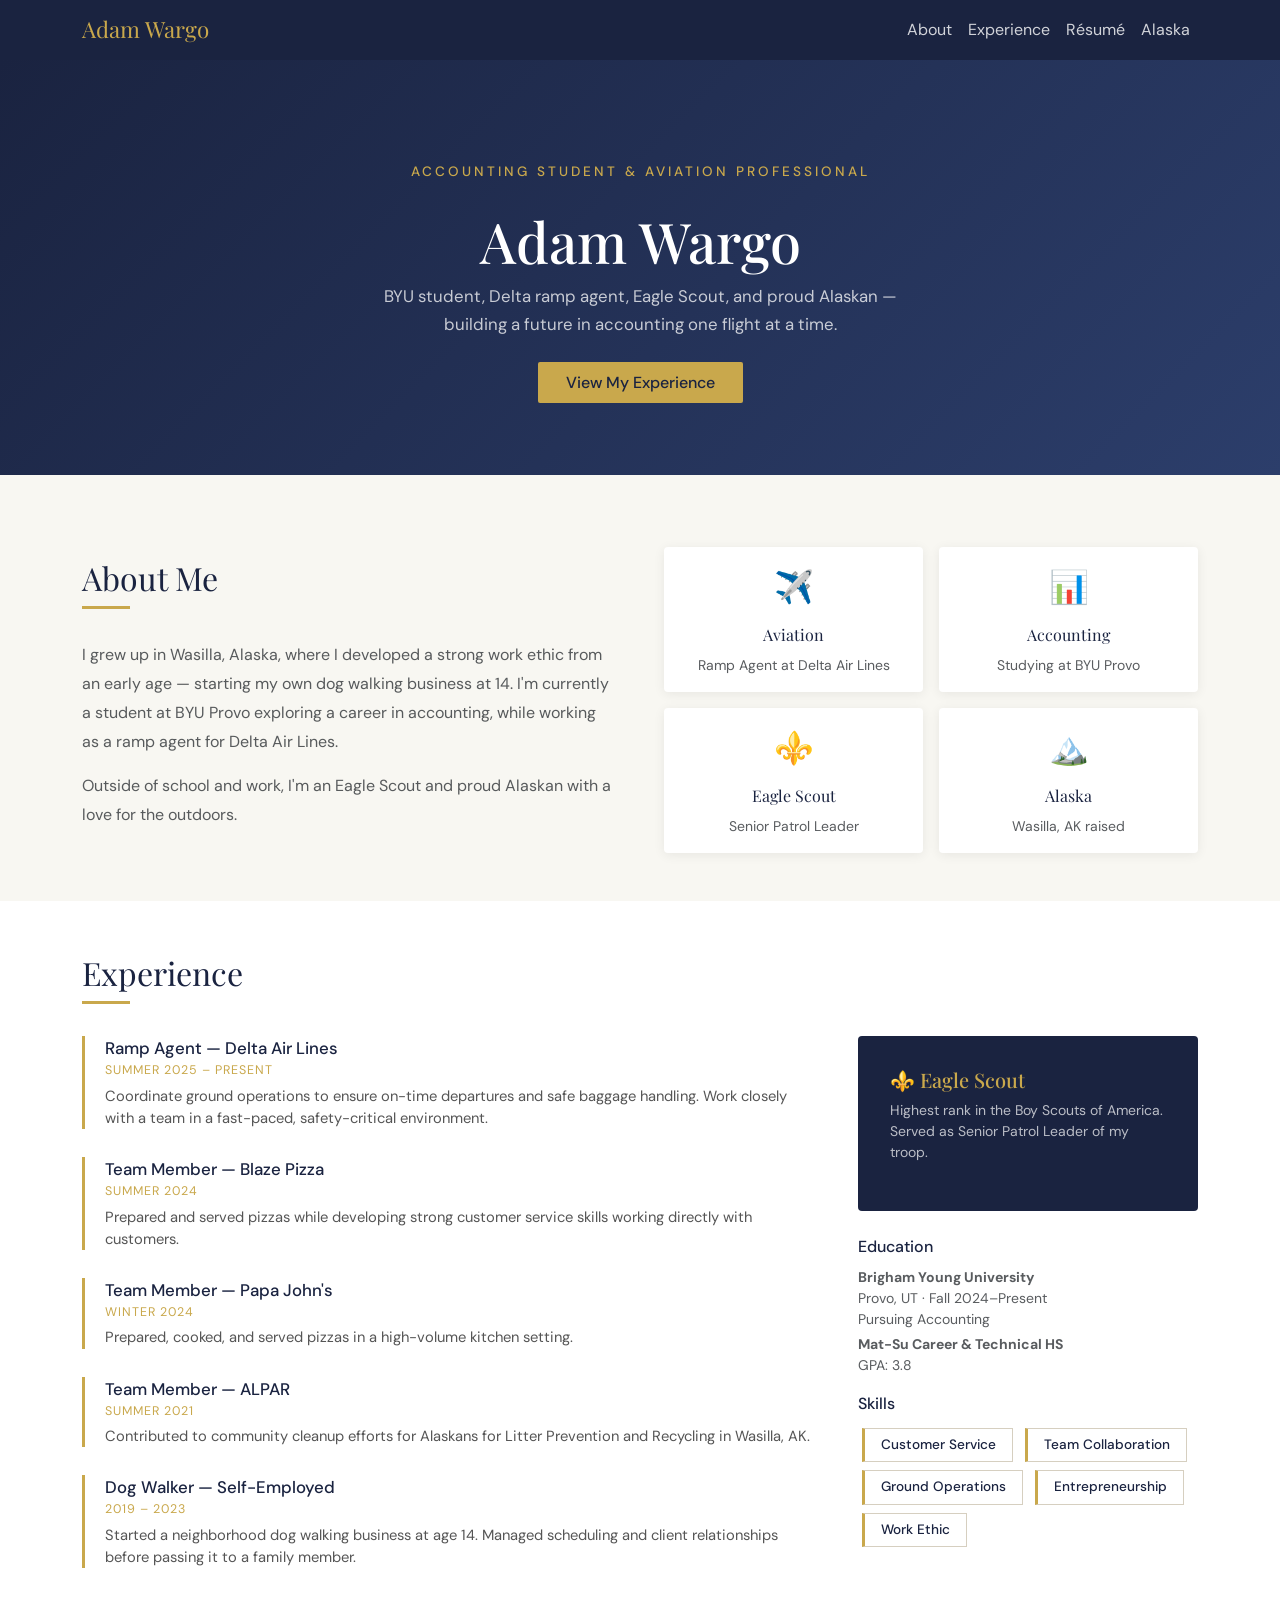
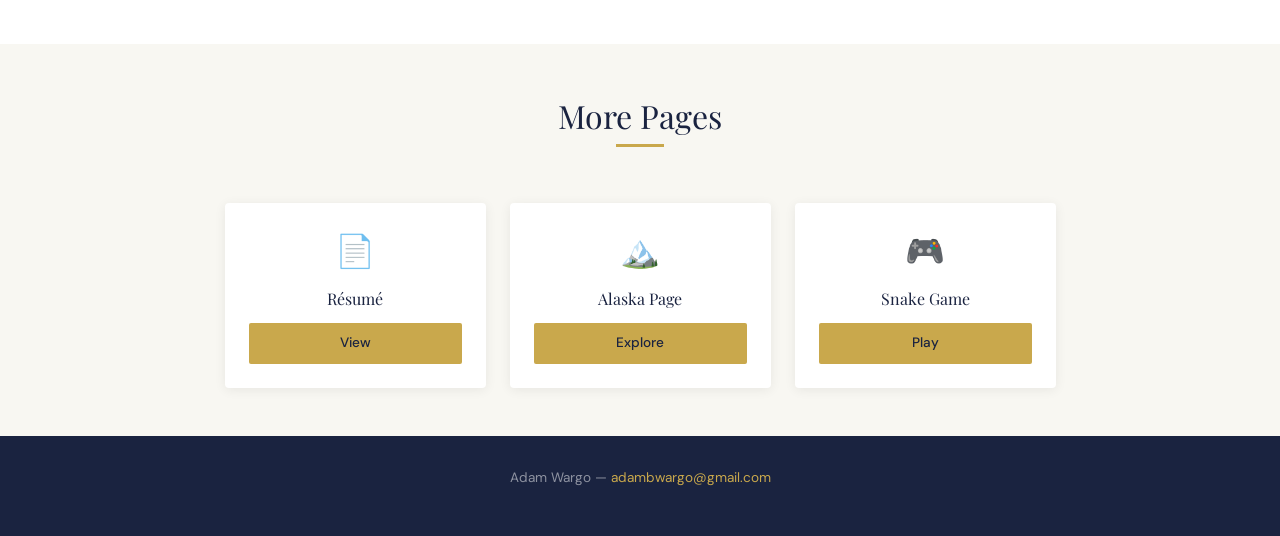
<file: index.html>
<!DOCTYPE html>
<html lang="en">
<head>
  <meta charset="UTF-8" />
  <meta name="viewport" content="width=device-width, initial-scale=1" />
  <title>Adam Wargo</title>
  <link href="https://cdn.jsdelivr.net/npm/bootstrap@5.3.0/dist/css/bootstrap.min.css" rel="stylesheet" />
  <link href="https://fonts.googleapis.com/css2?family=Playfair+Display:wght@400;700&family=DM+Sans:wght@300;400;500&display=swap" rel="stylesheet" />
  <style>
    body { font-family: 'DM Sans', sans-serif; background: #f8f7f2; }
    .navbar { background: #1a2340 !important; }
    .navbar-brand { font-family: 'Playfair Display', serif; font-size: 1.4rem; color: #c9a84c !important; }
    .nav-link { color: rgba(255,255,255,0.8) !important; }
    .nav-link:hover { color: #c9a84c !important; }

    .hero {
      background: linear-gradient(135deg, #1a2340 0%, #2c3e6b 100%);
      color: white;
      padding: 100px 0 80px;
      text-align: center;
    }
    .hero h1 { font-family: 'Playfair Display', serif; font-size: 3.5rem; margin-bottom: 0.5rem; }
    .hero .subtitle { color: #c9a84c; letter-spacing: 3px; text-transform: uppercase; font-size: 0.85rem; font-weight: 500; margin-bottom: 1.5rem; }
    .hero p { color: rgba(255,255,255,0.75); max-width: 560px; margin: 0 auto 2rem; font-size: 1.05rem; line-height: 1.7; }
    .btn-gold { background: #c9a84c; color: #1a2340; border: none; font-weight: 500; padding: 10px 28px; border-radius: 2px; text-decoration: none; }
    .btn-gold:hover { background: #f0d98a; color: #1a2340; }

    .section-title { font-family: 'Playfair Display', serif; font-size: 2rem; color: #1a2340; margin-bottom: 0.25rem; }
    .gold-rule { width: 48px; height: 3px; background: #c9a84c; margin-bottom: 2rem; }

    .card { border: none; border-radius: 4px; box-shadow: 0 2px 12px rgba(0,0,0,0.07); transition: transform 0.2s, box-shadow 0.2s; }
    .card:hover { transform: translateY(-4px); box-shadow: 0 8px 24px rgba(0,0,0,0.12); }
    .card-icon { font-size: 2rem; margin-bottom: 0.75rem; }
    .card-title { font-family: 'Playfair Display', serif; color: #1a2340; }

    .job-entry { border-left: 3px solid #c9a84c; padding-left: 1.25rem; margin-bottom: 1.75rem; }
    .job-title { font-weight: 500; color: #1a2340; font-size: 1.05rem; }
    .job-date { font-size: 0.78rem; color: #c9a84c; text-transform: uppercase; letter-spacing: 1px; }
    .job-desc { color: #555; font-size: 0.92rem; margin-top: 0.3rem; }

    .award-box { background: #1a2340; color: white; border-radius: 4px; padding: 2rem; }
    .award-box h5 { font-family: 'Playfair Display', serif; color: #c9a84c; }

    .skill-pill { display: inline-block; border: 1px solid #d6cfc0; border-left: 3px solid #c9a84c; padding: 6px 16px; margin: 4px; font-size: 0.85rem; color: #1a2340; font-weight: 500; background: white; }

    footer { background: #1a2340; color: rgba(255,255,255,0.5); padding: 2rem 0; text-align: center; font-size: 0.85rem; }
    footer a { color: #c9a84c; text-decoration: none; }
  </style>
</head>
<body>

  <!-- Navbar -->
  <nav class="navbar navbar-expand-lg sticky-top">
    <div class="container">
      <a class="navbar-brand" href="index.html">Adam Wargo</a>
      <button class="navbar-toggler" type="button" data-bs-toggle="collapse" data-bs-target="#navMenu">
        <span class="navbar-toggler-icon"></span>
      </button>
      <div class="collapse navbar-collapse" id="navMenu">
        <ul class="navbar-nav ms-auto">
          <li class="nav-item"><a class="nav-link" href="#about">About</a></li>
          <li class="nav-item"><a class="nav-link" href="#experience">Experience</a></li>
          <li class="nav-item"><a class="nav-link" href="resume.html">Résumé</a></li>
          <li class="nav-item"><a class="nav-link" href="scratch.html">Alaska</a></li>
        </ul>
      </div>
    </div>
  </nav>

  <!-- Hero -->
  <section class="hero">
    <div class="container">
      <p class="subtitle">Accounting Student &amp; Aviation Professional</p>
      <h1>Adam Wargo</h1>
      <p>BYU student, Delta ramp agent, Eagle Scout, and proud Alaskan — building a future in accounting one flight at a time.</p>
      <a href="#experience" class="btn-gold">View My Experience</a>
    </div>
  </section>

  <!-- About -->
  <section id="about" class="py-5 mt-4">
    <div class="container">
      <div class="row align-items-center g-5">
        <div class="col-md-6">
          <div class="section-title">About Me</div>
          <div class="gold-rule"></div>
          <p class="text-muted" style="line-height:1.8">I grew up in Wasilla, Alaska, where I developed a strong work ethic from an early age — starting my own dog walking business at 14. I'm currently a student at BYU Provo exploring a career in accounting, while working as a ramp agent for Delta Air Lines.</p>
          <p class="text-muted" style="line-height:1.8">Outside of school and work, I'm an Eagle Scout and proud Alaskan with a love for the outdoors.</p>
        </div>
        <div class="col-md-6">
          <div class="row g-3">
            <div class="col-6">
              <div class="card p-3 text-center h-100">
                <div class="card-icon">✈️</div>
                <div class="card-title">Aviation</div>
                <p class="card-text text-muted small">Ramp Agent at Delta Air Lines</p>
              </div>
            </div>
            <div class="col-6">
              <div class="card p-3 text-center h-100">
                <div class="card-icon">📊</div>
                <div class="card-title">Accounting</div>
                <p class="card-text text-muted small">Studying at BYU Provo</p>
              </div>
            </div>
            <div class="col-6">
              <div class="card p-3 text-center h-100">
                <div class="card-icon">⚜️</div>
                <div class="card-title">Eagle Scout</div>
                <p class="card-text text-muted small">Senior Patrol Leader</p>
              </div>
            </div>
            <div class="col-6">
              <div class="card p-3 text-center h-100">
                <div class="card-icon">🏔️</div>
                <div class="card-title">Alaska</div>
                <p class="card-text text-muted small">Wasilla, AK raised</p>
              </div>
            </div>
          </div>
        </div>
      </div>
    </div>
  </section>

  <!-- Experience -->
  <section id="experience" class="py-5 bg-white">
    <div class="container">
      <div class="section-title">Experience</div>
      <div class="gold-rule"></div>
      <div class="row g-5">
        <div class="col-md-8">
          <div class="job-entry">
            <div class="job-title">Ramp Agent — Delta Air Lines</div>
            <div class="job-date">Summer 2025 – Present</div>
            <div class="job-desc">Coordinate ground operations to ensure on-time departures and safe baggage handling. Work closely with a team in a fast-paced, safety-critical environment.</div>
          </div>
          <div class="job-entry">
            <div class="job-title">Team Member — Blaze Pizza</div>
            <div class="job-date">Summer 2024</div>
            <div class="job-desc">Prepared and served pizzas while developing strong customer service skills working directly with customers.</div>
          </div>
          <div class="job-entry">
            <div class="job-title">Team Member — Papa John's</div>
            <div class="job-date">Winter 2024</div>
            <div class="job-desc">Prepared, cooked, and served pizzas in a high-volume kitchen setting.</div>
          </div>
          <div class="job-entry">
            <div class="job-title">Team Member — ALPAR</div>
            <div class="job-date">Summer 2021</div>
            <div class="job-desc">Contributed to community cleanup efforts for Alaskans for Litter Prevention and Recycling in Wasilla, AK.</div>
          </div>
          <div class="job-entry">
            <div class="job-title">Dog Walker — Self-Employed</div>
            <div class="job-date">2019 – 2023</div>
            <div class="job-desc">Started a neighborhood dog walking business at age 14. Managed scheduling and client relationships before passing it to a family member.</div>
          </div>
        </div>
        <div class="col-md-4">
          <div class="award-box mb-4">
            <h5>⚜️ Eagle Scout</h5>
            <p class="small mt-2" style="color:rgba(255,255,255,0.7)">Highest rank in the Boy Scouts of America. Served as Senior Patrol Leader of my troop.</p>
          </div>
          <div class="mb-3">
            <div class="fw-500 mb-2" style="color:#1a2340;font-weight:500">Education</div>
            <p class="small text-muted mb-1"><strong>Brigham Young University</strong><br/>Provo, UT · Fall 2024–Present<br/>Pursuing Accounting</p>
            <p class="small text-muted"><strong>Mat-Su Career &amp; Technical HS</strong><br/>GPA: 3.8</p>
          </div>
          <div>
            <div class="fw-500 mb-2" style="color:#1a2340;font-weight:500">Skills</div>
            <div>
              <span class="skill-pill">Customer Service</span>
              <span class="skill-pill">Team Collaboration</span>
              <span class="skill-pill">Ground Operations</span>
              <span class="skill-pill">Entrepreneurship</span>
              <span class="skill-pill">Work Ethic</span>
            </div>
          </div>
        </div>
      </div>
    </div>
  </section>

  <!-- Links -->
  <section class="py-5">
    <div class="container text-center">
      <div class="section-title">More Pages</div>
      <div class="gold-rule mx-auto"></div>
      <div class="row justify-content-center g-4 mt-2">
        <div class="col-md-3">
          <div class="card p-4">
            <div class="card-icon">📄</div>
            <div class="card-title mb-2">Résumé</div>
            <a href="resume.html" class="btn-gold d-inline-block mt-1" style="font-size:0.85rem">View</a>
          </div>
        </div>
        <div class="col-md-3">
          <div class="card p-4">
            <div class="card-icon">🏔️</div>
            <div class="card-title mb-2">Alaska Page</div>
            <a href="scratch.html" class="btn-gold d-inline-block mt-1" style="font-size:0.85rem">Explore</a>
          </div>
        </div>
        <div class="col-md-3">
          <div class="card p-4">
            <div class="card-icon">🎮</div>
            <div class="card-title mb-2">Snake Game</div>
            <a href="snake.html" class="btn-gold d-inline-block mt-1" style="font-size:0.85rem">Play</a>
          </div>
        </div>
      </div>
    </div>
  </section>

  <footer>
    <div class="container">
      <p>Adam Wargo &mdash; <a href="mailto:adambwargo@gmail.com">adambwargo@gmail.com</a></p>
    </div>
  </footer>

  <script src="https://cdn.jsdelivr.net/npm/bootstrap@5.3.0/dist/js/bootstrap.bundle.min.js"></script>
</body>
</html>
</file>
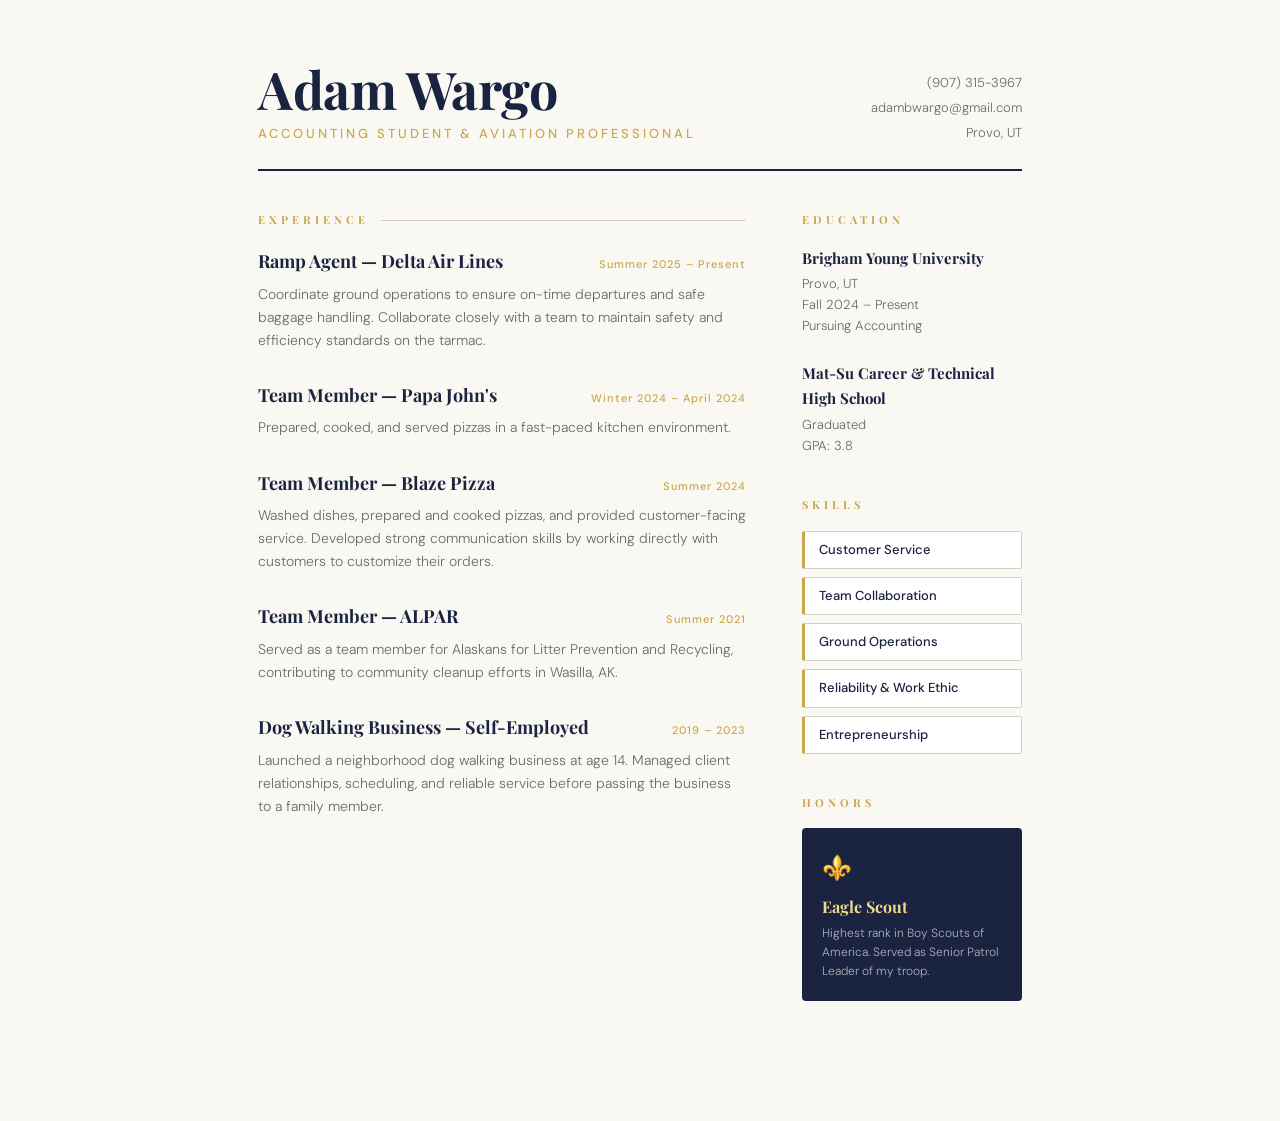
<file: resume.html>
<!DOCTYPE html>
<html lang="en">
<head>
  <meta charset="UTF-8" />
  <meta name="viewport" content="width=device-width, initial-scale=1.0" />
  <title>Adam Wargo — Résumé</title>
  <link href="https://fonts.googleapis.com/css2?family=Playfair+Display:wght@400;700&family=DM+Sans:wght@300;400;500&display=swap" rel="stylesheet" />
  <style>
    *, *::before, *::after { box-sizing: border-box; margin: 0; padding: 0; }

    :root {
      --navy: #1a2340;
      --gold: #c9a84c;
      --gold-light: #f0d98a;
      --cream: #faf8f3;
      --text: #2c2c2c;
      --muted: #6b6b6b;
      --rule: #d6cfc0;
    }

    body {
      background: var(--cream);
      color: var(--text);
      font-family: 'DM Sans', sans-serif;
      font-weight: 300;
      line-height: 1.7;
      min-height: 100vh;
    }

    .page {
      max-width: 860px;
      margin: 0 auto;
      padding: 60px 48px 80px;
    }

    /* ── Header ── */
    header {
      display: flex;
      justify-content: space-between;
      align-items: flex-end;
      border-bottom: 2px solid var(--navy);
      padding-bottom: 24px;
      margin-bottom: 40px;
    }

    .name-block h1 {
      font-family: 'Playfair Display', serif;
      font-size: 52px;
      font-weight: 700;
      color: var(--navy);
      line-height: 1.1;
      letter-spacing: -0.5px;
    }

    .name-block .tagline {
      font-size: 13px;
      font-weight: 500;
      letter-spacing: 3px;
      text-transform: uppercase;
      color: var(--gold);
      margin-top: 6px;
    }

    .contact-block {
      text-align: right;
      font-size: 13px;
      color: var(--muted);
      line-height: 1.9;
    }

    .contact-block a {
      color: var(--muted);
      text-decoration: none;
    }

    .contact-block a:hover {
      color: var(--gold);
    }

    /* ── Layout ── */
    .body-grid {
      display: grid;
      grid-template-columns: 1fr 220px;
      gap: 0 56px;
    }

    /* ── Section headings ── */
    .section { margin-bottom: 40px; }

    .section-label {
      font-family: 'Playfair Display', serif;
      font-size: 11px;
      font-weight: 700;
      letter-spacing: 4px;
      text-transform: uppercase;
      color: var(--gold);
      margin-bottom: 16px;
      display: flex;
      align-items: center;
      gap: 12px;
    }

    .section-label::after {
      content: '';
      flex: 1;
      height: 1px;
      background: var(--rule);
    }

    /* ── Experience entries ── */
    .entry { margin-bottom: 28px; }

    .entry-header {
      display: flex;
      justify-content: space-between;
      align-items: baseline;
      flex-wrap: wrap;
      gap: 4px;
    }

    .entry-title {
      font-family: 'Playfair Display', serif;
      font-size: 18px;
      font-weight: 700;
      color: var(--navy);
    }

    .entry-date {
      font-size: 11px;
      font-weight: 500;
      letter-spacing: 1px;
      color: var(--gold);
      white-space: nowrap;
    }

    .entry-desc {
      font-size: 14px;
      color: var(--muted);
      margin-top: 6px;
      line-height: 1.65;
    }

    /* ── Sidebar ── */
    .sidebar .section-label::after { display: none; }

    .edu-school {
      font-family: 'Playfair Display', serif;
      font-size: 15px;
      font-weight: 700;
      color: var(--navy);
    }

    .edu-detail {
      font-size: 13px;
      color: var(--muted);
      margin-top: 3px;
      line-height: 1.6;
    }

    .edu-block { margin-bottom: 24px; }

    /* Skill pills */
    .skills-list {
      list-style: none;
      display: flex;
      flex-direction: column;
      gap: 8px;
    }

    .skills-list li {
      font-size: 13px;
      color: var(--navy);
      font-weight: 500;
      padding: 7px 14px;
      border: 1px solid var(--rule);
      border-left: 3px solid var(--gold);
      background: white;
      border-radius: 2px;
    }

    /* Award block */
    .award-box {
      background: var(--navy);
      color: white;
      padding: 20px;
      border-radius: 4px;
      margin-top: 8px;
    }

    .award-box .award-icon {
      font-size: 24px;
      margin-bottom: 8px;
    }

    .award-box .award-title {
      font-family: 'Playfair Display', serif;
      font-size: 16px;
      font-weight: 700;
      color: var(--gold-light);
      line-height: 1.3;
    }

    .award-box .award-desc {
      font-size: 12px;
      color: rgba(255,255,255,0.65);
      margin-top: 6px;
      line-height: 1.6;
    }

    /* ── Print / narrow ── */
    @media (max-width: 640px) {
      .page { padding: 32px 24px 60px; }
      header { flex-direction: column; align-items: flex-start; gap: 16px; }
      .contact-block { text-align: left; }
      .name-block h1 { font-size: 36px; }
      .body-grid { grid-template-columns: 1fr; }
    }

    @media print {
      body { background: white; }
      .page { padding: 20px 32px; }
    }
  </style>
</head>
<body>
  <div class="page">

    <!-- Header -->
    <header>
      <div class="name-block">
        <h1>Adam Wargo</h1>
        <p class="tagline">Accounting Student &amp; Aviation Professional</p>
      </div>
      <div class="contact-block">
        <div>(907) 315-3967</div>
        <div><a href="mailto:adambwargo@gmail.com">adambwargo@gmail.com</a></div>
        <div>Provo, UT</div>
      </div>
    </header>

    <!-- Body -->
    <div class="body-grid">

      <!-- Main column -->
      <main>
        <!-- Experience -->
        <div class="section">
          <div class="section-label">Experience</div>

          <div class="entry">
            <div class="entry-header">
              <span class="entry-title">Ramp Agent — Delta Air Lines</span>
              <span class="entry-date">Summer 2025 – Present</span>
            </div>
            <p class="entry-desc">Coordinate ground operations to ensure on-time departures and safe baggage handling. Collaborate closely with a team to maintain safety and efficiency standards on the tarmac.</p>
          </div>

          <div class="entry">
            <div class="entry-header">
              <span class="entry-title">Team Member — Papa John's</span>
              <span class="entry-date">Winter 2024 – April 2024</span>
            </div>
            <p class="entry-desc">Prepared, cooked, and served pizzas in a fast-paced kitchen environment.</p>
          </div>

          <div class="entry">
            <div class="entry-header">
              <span class="entry-title">Team Member — Blaze Pizza</span>
              <span class="entry-date">Summer 2024</span>
            </div>
            <p class="entry-desc">Washed dishes, prepared and cooked pizzas, and provided customer-facing service. Developed strong communication skills by working directly with customers to customize their orders.</p>
          </div>

          <div class="entry">
            <div class="entry-header">
              <span class="entry-title">Team Member — ALPAR</span>
              <span class="entry-date">Summer 2021</span>
            </div>
            <p class="entry-desc">Served as a team member for Alaskans for Litter Prevention and Recycling, contributing to community cleanup efforts in Wasilla, AK.</p>
          </div>

          <div class="entry">
            <div class="entry-header">
              <span class="entry-title">Dog Walking Business — Self-Employed</span>
              <span class="entry-date">2019 – 2023</span>
            </div>
            <p class="entry-desc">Launched a neighborhood dog walking business at age 14. Managed client relationships, scheduling, and reliable service before passing the business to a family member.</p>
          </div>
        </div>
      </main>

      <!-- Sidebar -->
      <aside class="sidebar">
        <!-- Education -->
        <div class="section">
          <div class="section-label">Education</div>

          <div class="edu-block">
            <div class="edu-school">Brigham Young University</div>
            <div class="edu-detail">Provo, UT<br/>Fall 2024 – Present<br/>Pursuing Accounting</div>
          </div>

          <div class="edu-block">
            <div class="edu-school">Mat-Su Career &amp; Technical High School</div>
            <div class="edu-detail">Graduated<br/>GPA: 3.8</div>
          </div>
        </div>

        <!-- Skills -->
        <div class="section">
          <div class="section-label">Skills</div>
          <ul class="skills-list">
            <li>Customer Service</li>
            <li>Team Collaboration</li>
            <li>Ground Operations</li>
            <li>Reliability &amp; Work Ethic</li>
            <li>Entrepreneurship</li>
          </ul>
        </div>

        <!-- Award -->
        <div class="section">
          <div class="section-label">Honors</div>
          <div class="award-box">
            <div class="award-icon">⚜️</div>
            <div class="award-title">Eagle Scout</div>
            <div class="award-desc">Highest rank in Boy Scouts of America. Served as Senior Patrol Leader of my troop.</div>
          </div>
        </div>
      </aside>

    </div>
  </div>
</body>
</html>
</file>
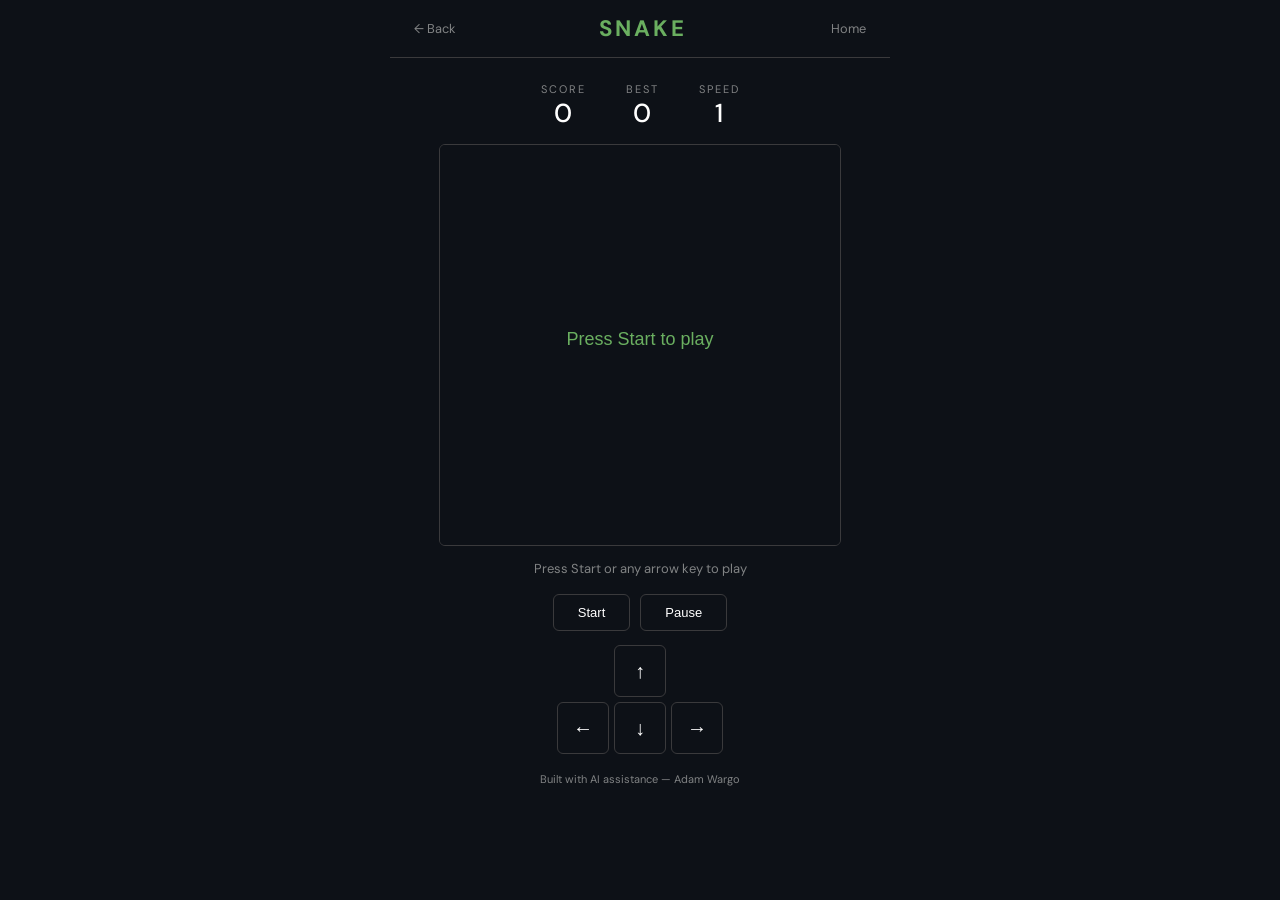
<file: Snake.html>
<!DOCTYPE html>
<html lang="en">
<head>
  <meta charset="UTF-8" />
  <meta name="viewport" content="width=device-width, initial-scale=1.0" />
  <title>Snake — Adam Wargo</title>
  <link href="https://fonts.googleapis.com/css2?family=DM+Sans:wght@400;500&display=swap" rel="stylesheet" />
  <style>
    *, *::before, *::after { box-sizing: border-box; margin: 0; padding: 0; }
    body {
      font-family: 'DM Sans', sans-serif;
      background: #0d1117;
      color: white;
      display: flex;
      flex-direction: column;
      align-items: center;
      min-height: 100vh;
    }
    header {
      width: 100%;
      max-width: 500px;
      border-bottom: 1px solid #3a3a3c;
      padding: 14px 24px;
      display: flex;
      align-items: center;
      justify-content: space-between;
    }
    header h1 { font-size: 1.4rem; font-weight: 700; letter-spacing: 3px; text-transform: uppercase; color: #6aaf60; }
    header a { color: #818384; text-decoration: none; font-size: 0.8rem; }
    header a:hover { color: #c9a84c; }
    #wrap { display: flex; flex-direction: column; align-items: center; padding: 1.5rem 1rem; gap: 14px; }
    #hud { display: flex; gap: 40px; }
    .hud-block { text-align: center; }
    .hud-label { font-size: 11px; color: #818384; letter-spacing: 2px; text-transform: uppercase; }
    .hud-val { font-size: 26px; font-weight: 500; color: white; }
    canvas { border: 1px solid #3a3a3c; border-radius: 6px; display: block; }
    #msg { font-size: 13px; color: #818384; height: 20px; text-align: center; }
    #controls { display: flex; gap: 10px; }
    button {
      padding: 10px 24px;
      border-radius: 6px;
      border: 1px solid #3a3a3c;
      background: transparent;
      color: white;
      font-size: 13px;
      font-weight: 500;
      cursor: pointer;
      transition: background 0.15s;
    }
    button:hover { background: #1a2340; }
    #dpad { display: grid; grid-template-columns: repeat(3, 52px); grid-template-rows: repeat(2, 52px); gap: 5px; }
    #dpad button { width: 52px; height: 52px; padding: 0; font-size: 20px; }
    #dpad .empty { background: none; border: none; cursor: default; }
    #ai-hint { font-size: 11px; color: #818384; margin-top: 4px; }
  </style>
</head>
<body>
  <header>
    <a href="scratch.html">← Back</a>
    <h1>Snake</h1>
    <a href="index.html">Home</a>
  </header>

  <div id="wrap">
    <div id="hud">
      <div class="hud-block"><div class="hud-label">Score</div><div class="hud-val" id="score">0</div></div>
      <div class="hud-block"><div class="hud-label">Best</div><div class="hud-val" id="best">0</div></div>
      <div class="hud-block"><div class="hud-label">Speed</div><div class="hud-val" id="speed">1</div></div>
    </div>

    <canvas id="canvas" width="400" height="400"></canvas>
    <div id="msg">Press Start or any arrow key to play</div>

    <div id="controls">
      <button onclick="startGame()">Start</button>
      <button onclick="togglePause()">Pause</button>
    </div>

    <div id="dpad">
      <div class="empty"></div>
      <button onclick="tryDir(0,-1)">↑</button>
      <div class="empty"></div>
      <button onclick="tryDir(-1,0)">←</button>
      <button onclick="tryDir(0,1)">↓</button>
      <button onclick="tryDir(1,0)">→</button>
    </div>
    <div id="ai-hint">Built with AI assistance — Adam Wargo</div>
  </div>

  <script>
    const COLS=20, ROWS=20, CELL=20;
    const canvas = document.getElementById('canvas');
    const ctx = canvas.getContext('2d');
    let snake, dir, nextDir, food, score, best=0, loop, paused, running;

    function startGame() {
      snake = [{x:10,y:10},{x:9,y:10},{x:8,y:10}];
      dir = {x:1,y:0}; nextDir = {x:1,y:0};
      score = 0; paused = false; running = true;
      placeFood(); updateHUD();
      clearInterval(loop);
      setMsg('');
      tick();
      loop = setInterval(tick, getSpeed());
    }

    function getSpeed() { return Math.max(80, 160 - score * 8); }

    function togglePause() {
      if (!running) return;
      paused = !paused;
      setMsg(paused ? 'Paused — press Pause to resume' : '');
    }

    function tryDir(dx, dy) {
      if (dx===1 && dir.x===-1) return;
      if (dx===-1 && dir.x===1) return;
      if (dy===1 && dir.y===-1) return;
      if (dy===-1 && dir.y===1) return;
      nextDir = {x:dx, y:dy};
      if (!running) startGame();
    }

    function placeFood() {
      let pos;
      do { pos = {x: Math.floor(Math.random()*COLS), y: Math.floor(Math.random()*ROWS)}; }
      while (snake.some(s => s.x===pos.x && s.y===pos.y));
      food = pos;
    }

    function tick() {
      if (paused || !running) return;
      dir = {...nextDir};
      const head = {x: snake[0].x + dir.x, y: snake[0].y + dir.y};
      if (head.x < 0 || head.x >= COLS || head.y < 0 || head.y >= ROWS || snake.some(s => s.x===head.x && s.y===head.y)) {
        gameOver(); return;
      }
      snake.unshift(head);
      if (head.x===food.x && head.y===food.y) {
        score++;
        if (score > best) best = score;
        updateHUD(); placeFood();
        clearInterval(loop); loop = setInterval(tick, getSpeed());
      } else {
        snake.pop();
      }
      draw();
    }

    function gameOver() {
      running = false; clearInterval(loop);
      draw();
      setMsg('Game over! Score: ' + score + ' — press Start to play again');
    }

    function updateHUD() {
      document.getElementById('score').textContent = score;
      document.getElementById('best').textContent = best;
      document.getElementById('speed').textContent = Math.min(10, Math.floor(score/2)+1);
    }

    function setMsg(t) { document.getElementById('msg').textContent = t; }

    function draw() {
      ctx.fillStyle = '#0d1117';
      ctx.fillRect(0, 0, canvas.width, canvas.height);
      ctx.fillStyle = '#1a2340';
      for (let x=0; x<COLS; x++) for (let y=0; y<ROWS; y++) {
        if ((x+y)%2===0) ctx.fillRect(x*CELL, y*CELL, CELL, CELL);
      }
      snake.forEach((s, i) => {
        const ratio = i / snake.length;
        ctx.fillStyle = i===0 ? '#6aaf60' : `rgb(${Math.round(45+ratio*30)},${Math.round(140-ratio*60)},${Math.round(60-ratio*20)})`;
        ctx.beginPath();
        ctx.roundRect(s.x*CELL+1, s.y*CELL+1, CELL-2, CELL-2, i===0 ? 5 : 3);
        ctx.fill();
        if (i===0) {
          ctx.fillStyle = '#0d1117';
          const ex=dir.x, ey=dir.y, ex2=-ey, ey2=ex;
          const cx=s.x*CELL+CELL/2, cy=s.y*CELL+CELL/2;
          ctx.beginPath(); ctx.arc(cx+ex*5+ex2*3, cy+ey*5+ey2*3, 2, 0, Math.PI*2); ctx.fill();
          ctx.beginPath(); ctx.arc(cx+ex*5-ex2*3, cy+ey*5-ey2*3, 2, 0, Math.PI*2); ctx.fill();
        }
      });
      ctx.fillStyle = '#e24b4a';
      ctx.beginPath(); ctx.arc(food.x*CELL+CELL/2, food.y*CELL+CELL/2, CELL/2-2, 0, Math.PI*2); ctx.fill();
      ctx.fillStyle = '#f09595';
      ctx.beginPath(); ctx.arc(food.x*CELL+CELL/2-3, food.y*CELL+CELL/2-3, 3, 0, Math.PI*2); ctx.fill();
    }

    document.addEventListener('keydown', e => {
      const map = {'ArrowUp':[0,-1],'ArrowDown':[0,1],'ArrowLeft':[-1,0],'ArrowRight':[1,0]};
      if (map[e.key]) { e.preventDefault(); const [dx,dy]=map[e.key]; tryDir(dx,dy); }
      if (e.key===' ') { e.preventDefault(); togglePause(); }
    });

    ctx.fillStyle = '#0d1117'; ctx.fillRect(0,0,canvas.width,canvas.height);
    ctx.fillStyle = '#6aaf60'; ctx.font = '500 18px sans-serif'; ctx.textAlign = 'center';
    ctx.fillText('Press Start to play', canvas.width/2, canvas.height/2);
  </script>
</body>
</html>
</file>
